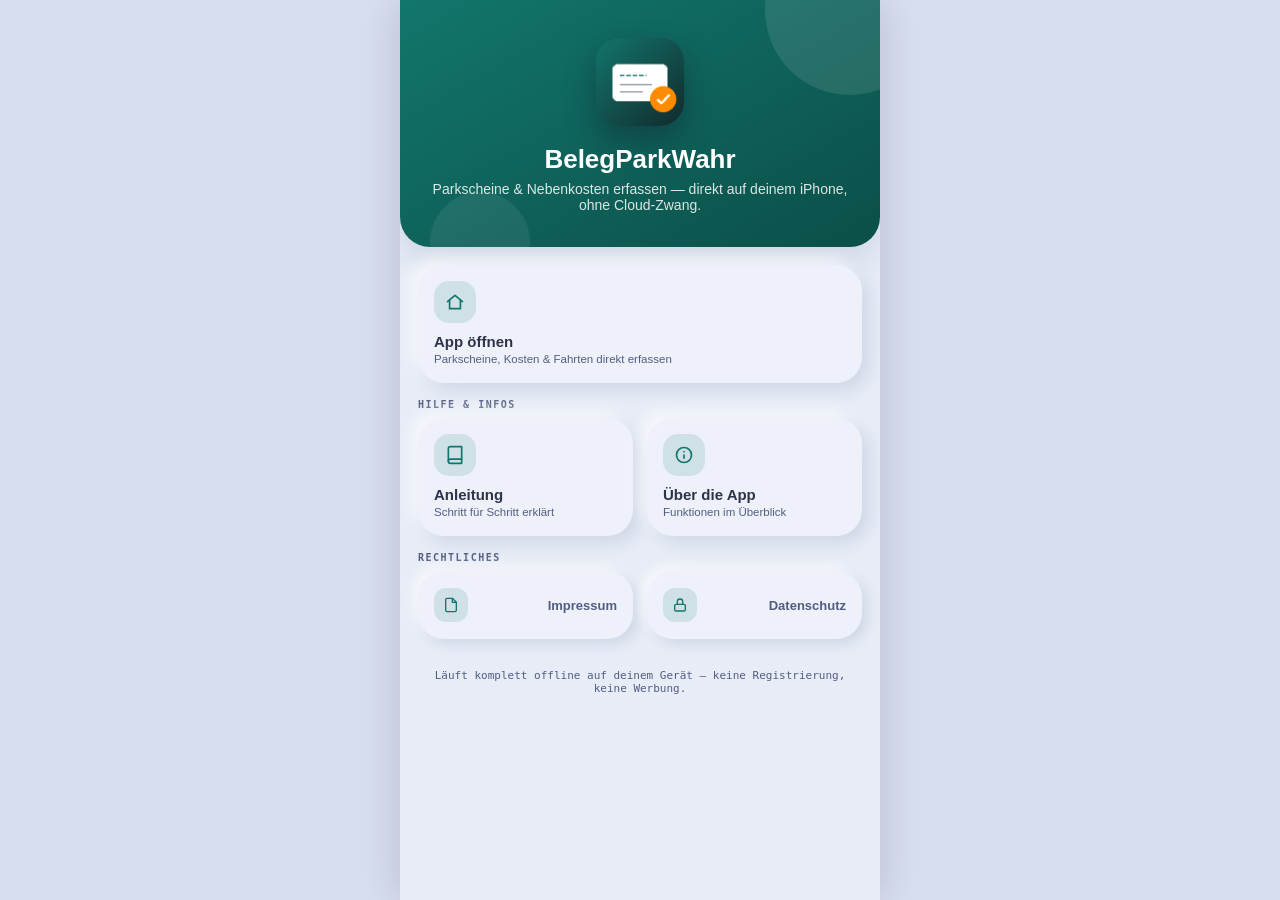
<file: index.html>
<!DOCTYPE html>
<html lang="de">
<head>
    <meta name="robots" content="noindex, nofollow">
<meta charset="UTF-8">
<meta name="viewport" content="width=device-width, initial-scale=1, viewport-fit=cover, maximum-scale=1">
<title>BelegParkWahr</title>
<meta name="description" content="Parkscheine und Nebenkosten erfassen, verwalten und als PDF exportieren.">

<link rel="manifest" href="app.webmanifest">
<link rel="apple-touch-icon" href="icon-192.png">
<meta name="apple-mobile-web-app-capable" content="yes">
<meta name="apple-mobile-web-app-status-bar-style" content="black-translucent">
<meta name="apple-mobile-web-app-title" content="BelegParkWahr">
<meta name="theme-color" content="#0B4F49">

<link rel="stylesheet" href="style.css">
<style>
  /* Nur für die Startseite: etwas mehr Luft, da sie ohne die App-Navigation auskommt */
  .start-logo { width: 88px; height: 88px; border-radius: 24px; box-shadow: 0 14px 30px rgba(20,16,35,0.35); }
  .start-tagline { font-size: 14px; color: rgba(255,255,255,0.85); margin-top: 6px; }
</style>
</head>
<body>
<div id="app">
  <div class="header" style="text-align:center;padding-top:max(38px, env(safe-area-inset-top));padding-bottom:34px;border-radius:0 0 30px 30px;">
    <div class="blob1"></div><div class="blob2"></div>
    <img class="start-logo" src="icon-192.png" alt="App-Icon BelegParkWahr">
    <div class="header-title" style="margin-top:14px;font-size:26px;">BelegParkWahr</div>
    <div class="start-tagline">Parkscheine &amp; Nebenkosten erfassen — direkt auf deinem iPhone, ohne Cloud-Zwang.</div>
  </div>

  <div class="content" style="padding-top:18px">
    <div class="tile-grid">
      <a href="app.html" class="tile" style="text-decoration:none;grid-column:1/-1">
        <div class="tile-icon-wrap"><svg width="20" height="20" viewBox="0 0 24 24" fill="none" stroke="currentColor" stroke-width="2" stroke-linecap="round" stroke-linejoin="round"><path d="M3 11.5 12 4l9 7.5"/><path d="M5.5 9.5V20h13V9.5"/></svg></div>
        <div>
          <div class="tile-label">App öffnen</div>
          <div class="tile-sub">Parkscheine, Kosten & Fahrten direkt erfassen</div>
        </div>
      </a>
    </div>

    <div class="section-label">HILFE &amp; INFOS</div>
    <div class="tile-grid">
      <a href="app.html?screen=guide" class="tile" style="text-decoration:none">
        <div class="tile-icon-wrap"><svg width="20" height="20" viewBox="0 0 24 24" fill="none" stroke="currentColor" stroke-width="2" stroke-linecap="round" stroke-linejoin="round"><path d="M4 19.5A2.5 2.5 0 0 1 6.5 17H20"/><path d="M6.5 2H20v20H6.5A2.5 2.5 0 0 1 4 19.5v-15A2.5 2.5 0 0 1 6.5 2z"/></svg></div>
        <div>
          <div class="tile-label">Anleitung</div>
          <div class="tile-sub">Schritt für Schritt erklärt</div>
        </div>
      </a>
      <a href="app.html?screen=about" class="tile" style="text-decoration:none">
        <div class="tile-icon-wrap"><svg width="20" height="20" viewBox="0 0 24 24" fill="none" stroke="currentColor" stroke-width="2" stroke-linecap="round" stroke-linejoin="round"><circle cx="12" cy="12" r="9"/><path d="M12 16v-4"/><path d="M12 8h.01"/></svg></div>
        <div>
          <div class="tile-label">Über die App</div>
          <div class="tile-sub">Funktionen im Überblick</div>
        </div>
      </a>
    </div>

    <div class="section-label">RECHTLICHES</div>
    <div class="tile-grid">
      <a href="impressum.html" class="tile tile-ghost" style="text-decoration:none">
        <div class="tile-icon-wrap"><svg width="16" height="16" viewBox="0 0 24 24" fill="none" stroke="currentColor" stroke-width="2" stroke-linecap="round" stroke-linejoin="round"><path d="M14 2H6a2 2 0 0 0-2 2v16a2 2 0 0 0 2 2h12a2 2 0 0 0 2-2V8z"/><path d="M14 2v6h6"/></svg></div>
        <div class="tile-label">Impressum</div>
      </a>
      <a href="datenschutz.html" class="tile tile-ghost" style="text-decoration:none">
        <div class="tile-icon-wrap"><svg width="16" height="16" viewBox="0 0 24 24" fill="none" stroke="currentColor" stroke-width="2" stroke-linecap="round" stroke-linejoin="round"><rect x="4" y="11" width="16" height="10" rx="2"/><path d="M8 11V7a4 4 0 0 1 8 0v4"/></svg></div>
        <div class="tile-label">Datenschutz</div>
      </a>
    </div>

    <div style="text-align:center;padding:22px 0 8px;font-size:11px;color:var(--sub);font-family:ui-monospace, monospace">
      Läuft komplett offline auf deinem Gerät — keine Registrierung, keine Werbung.
    </div>
  </div>
</div>
<script src="db.js"></script>
<script>
  dbGetMeta('darkMode').then(dark => document.body.classList.toggle('dark', !!dark)).catch(() => {});
</script>
</body>
</html>
</file>
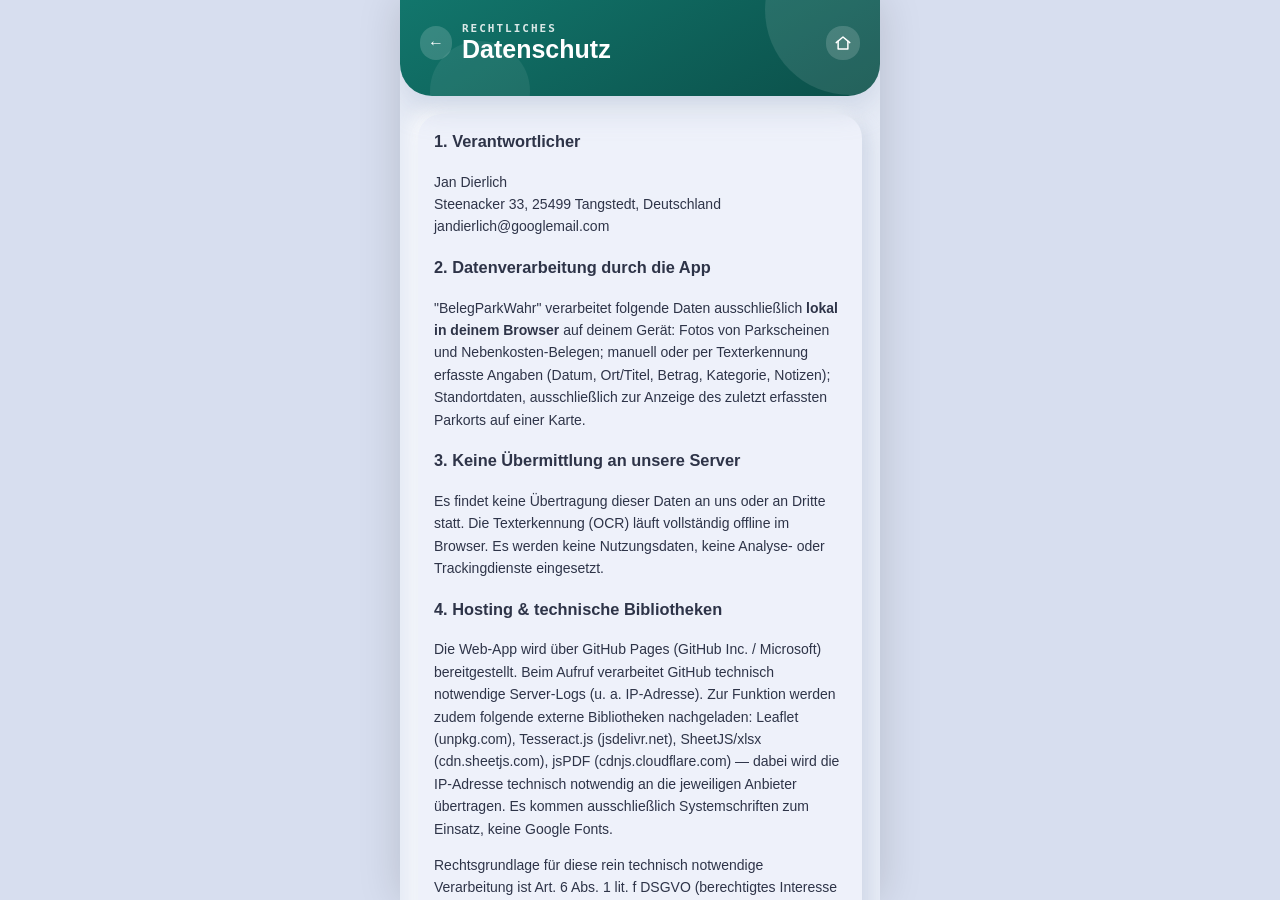
<file: datenschutz.html>
<!DOCTYPE html>
<html lang="de">
<head>
    <meta name="robots" content="noindex, nofollow">
<meta charset="UTF-8">
<meta name="viewport" content="width=device-width, initial-scale=1">
<title>Datenschutzerklärung — BelegParkWahr</title>
<link rel="manifest" href="app.webmanifest">
<link rel="apple-touch-icon" href="icon-192.png">
<meta name="theme-color" content="#0B4F49">
<link rel="stylesheet" href="style.css">
</head>
<body>
<div id="app">
  <div class="header">
    <div class="blob1"></div><div class="blob2"></div>
    <div class="header-row">
      <a href="app.html" class="header-btn" style="text-decoration:none;display:flex">←</a>
      <div style="flex:1"><div class="header-sub">Rechtliches</div><div class="header-title">Datenschutz</div></div>
      <a href="index.html" class="header-btn" style="text-decoration:none;display:flex" title="Zur Startseite"><svg width="18" height="18" viewBox="0 0 24 24" fill="none" stroke="currentColor" stroke-width="2" stroke-linecap="round" stroke-linejoin="round"><path d="M3 11.5 12 4l9 7.5"/><path d="M5.5 9.5V20h13V9.5"/></svg></a>
    </div>
  </div>
  <div class="content" style="padding-top:18px;font-size:14px;line-height:1.6">
    <div class="card">
      <h3 style="margin-top:0">1. Verantwortlicher</h3>
      <p>Jan Dierlich<br>Steenacker 33, 25499 Tangstedt, Deutschland<br>jandierlich@googlemail.com</p>

      <h3>2. Datenverarbeitung durch die App</h3>
      <p>"BelegParkWahr" verarbeitet folgende Daten ausschließlich <strong>lokal in deinem Browser</strong> auf deinem Gerät: Fotos von Parkscheinen und Nebenkosten-Belegen; manuell oder per Texterkennung erfasste Angaben (Datum, Ort/Titel, Betrag, Kategorie, Notizen); Standortdaten, ausschließlich zur Anzeige des zuletzt erfassten Parkorts auf einer Karte.</p>

      <h3>3. Keine Übermittlung an unsere Server</h3>
      <p>Es findet keine Übertragung dieser Daten an uns oder an Dritte statt. Die Texterkennung (OCR) läuft vollständig offline im Browser. Es werden keine Nutzungsdaten, keine Analyse- oder Trackingdienste eingesetzt.</p>

      <h3>4. Hosting & technische Bibliotheken</h3>
      <p>Die Web-App wird über GitHub Pages (GitHub Inc. / Microsoft) bereitgestellt. Beim Aufruf verarbeitet GitHub technisch notwendige Server-Logs (u. a. IP-Adresse). Zur Funktion werden zudem folgende externe Bibliotheken nachgeladen: Leaflet (unpkg.com), Tesseract.js (jsdelivr.net), SheetJS/xlsx (cdn.sheetjs.com), jsPDF (cdnjs.cloudflare.com) — dabei wird die IP-Adresse technisch notwendig an die jeweiligen Anbieter übertragen. Es kommen ausschließlich Systemschriften zum Einsatz, keine Google Fonts.</p>
      <p>Rechtsgrundlage für diese rein technisch notwendige Verarbeitung ist Art. 6 Abs. 1 lit. f DSGVO (berechtigtes Interesse an einer zuverlässigen, kostenfreien Bereitstellung der App). Ein Cookie-Consent-Banner ist nicht erforderlich: Die App setzt keine Cookies, und die lokale Speicherung deiner Daten im Browser (IndexedDB) fällt unter die Ausnahme des § 25 Abs. 2 Nr. 2 TDDDG, da sie unbedingt erforderlich ist, um die von dir ausdrücklich gewünschte Funktion (Speichern deiner Belege) bereitzustellen.</p>
      <p>Die genannten Anbieter (GitHub/Microsoft, Cloudflare) haben ihren Sitz bzw. Serverstandorte teilweise in den USA. Beide sind aktuell nach dem EU-US Data Privacy Framework zertifiziert, das von der EU-Kommission als Grundlage für solche Datenübermittlungen anerkannt ist. Da dieser Rahmen rechtlich und politisch in Bewegung ist, kann sich das künftig ändern — verlässliche, tagesaktuelle Auskunft dazu geben nur die Anbieter selbst oder eine rechtliche Beratung.</p>

      <h3>5. Kartendarstellung</h3>
      <p>Kartendaten: © OpenStreetMap-Mitwirkende, Open Database License. Die Kartenkacheln werden direkt von tile.openstreetmap.org geladen (Betreiber: OpenStreetMap Foundation, Vereinigtes Königreich); dabei wird die IP-Adresse technisch notwendig übertragen.</p>

      <h3>6. Kamera-, Standort- und Mikrofonzugriff</h3>
      <p>Die App fragt Zugriff auf Kamera (zum Scannen von Belegen), Standort (zur Kartenanzeige) und Mikrofon (für optionale Sprachnotizen) an. Sprachnotizen werden ebenso wie Fotos ausschließlich lokal auf deinem Gerät gespeichert, nicht übertragen. Diese Berechtigungen können jederzeit in den Safari-/iPhone-Einstellungen widerrufen werden.</p>

      <h3>7. Speicherdauer und Löschung</h3>
      <p>Die Daten verbleiben im Browser-Speicher, bis du sie selbst löschst oder die Website-Daten in Safari leerst. Ein manueller Export/Backup ist über die Download-Funktion in der App möglich.</p>

      <h3>8. Deine Rechte</h3>
      <p>Da keine Beleg- oder Nutzungsdaten außerhalb deines Geräts verarbeitet werden, liegt die vollständige Kontrolle bei dir. Dir stehen unabhängig davon die Rechte auf Auskunft, Berichtigung, Löschung, Einschränkung der Verarbeitung, Datenübertragbarkeit und Widerspruch gemäß Art. 15–21 DSGVO zu. Bei Fragen: jandierlich@googlemail.com</p>
      <p>Du hast außerdem das Recht, dich bei einer Datenschutz-Aufsichtsbehörde zu beschweren, z. B. beim Unabhängigen Landeszentrum für Datenschutz Schleswig-Holstein (ULD).</p>
    </div>
  </div>
</div>
<script src="db.js"></script>
<script>
  dbGetMeta('darkMode').then(dark => document.body.classList.toggle('dark', !!dark)).catch(() => {});
</script>
</body>
</html>
</file>
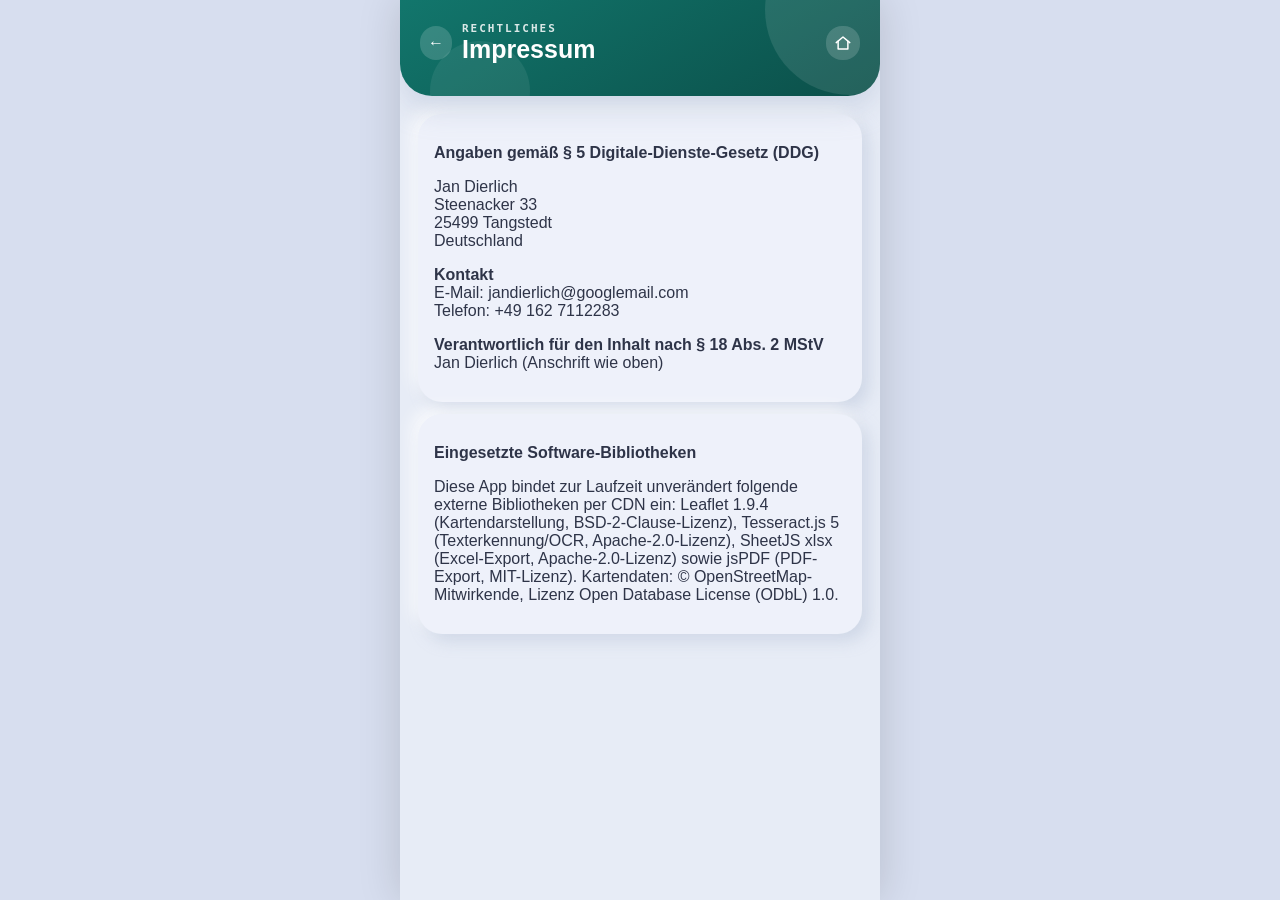
<file: impressum.html>
<!DOCTYPE html>
<html lang="de">
<head>
    <meta name="robots" content="noindex, nofollow">
<meta charset="UTF-8">
<meta name="viewport" content="width=device-width, initial-scale=1">
<title>Impressum — BelegParkWahr</title>
<link rel="manifest" href="app.webmanifest">
<link rel="apple-touch-icon" href="icon-192.png">
<meta name="theme-color" content="#0B4F49">
<link rel="stylesheet" href="style.css">
</head>
<body>
<div id="app">
  <div class="header">
    <div class="blob1"></div><div class="blob2"></div>
    <div class="header-row">
      <a href="app.html" class="header-btn" style="text-decoration:none;display:flex">←</a>
      <div style="flex:1"><div class="header-sub">Rechtliches</div><div class="header-title">Impressum</div></div>
      <a href="index.html" class="header-btn" style="text-decoration:none;display:flex" title="Zur Startseite"><svg width="18" height="18" viewBox="0 0 24 24" fill="none" stroke="currentColor" stroke-width="2" stroke-linecap="round" stroke-linejoin="round"><path d="M3 11.5 12 4l9 7.5"/><path d="M5.5 9.5V20h13V9.5"/></svg></a>
    </div>
  </div>
  <div class="content" style="padding-top:18px">
    <div class="card">
      <p><strong>Angaben gemäß § 5 Digitale-Dienste-Gesetz (DDG)</strong></p>
      <p>
        Jan Dierlich<br>
        Steenacker 33<br>
        25499 Tangstedt<br>
        Deutschland
      </p>
      <p><strong>Kontakt</strong><br>E-Mail: jandierlich@googlemail.com<br>Telefon: +49 162 7112283</p>
      <p><strong>Verantwortlich für den Inhalt nach § 18 Abs. 2 MStV</strong><br>Jan Dierlich (Anschrift wie oben)</p>
    </div>
    <div class="card">
      <p><strong>Eingesetzte Software-Bibliotheken</strong></p>
      <p>
        Diese App bindet zur Laufzeit unverändert folgende externe Bibliotheken per CDN ein:
        Leaflet 1.9.4 (Kartendarstellung, BSD-2-Clause-Lizenz), Tesseract.js 5 (Texterkennung/OCR,
        Apache-2.0-Lizenz), SheetJS xlsx (Excel-Export, Apache-2.0-Lizenz) sowie jsPDF (PDF-Export,
        MIT-Lizenz). Kartendaten: © OpenStreetMap-Mitwirkende, Lizenz Open Database License (ODbL) 1.0.
      </p>
    </div>
  </div>
</div>
<script src="db.js"></script>
<script>
  dbGetMeta('darkMode').then(dark => document.body.classList.toggle('dark', !!dark)).catch(() => {});
</script>
</body>
</html>
</file>
<file: style.css>
:root {
  /* Ruhige, kühle Neumorphismus-Basis statt der alten kräftigen Violett-Flächen */
  --bg: #E7ECF6;
  --card: #EEF1FA;
  --ink: #2E3448;
  --sub: #525E80;
  --violet: #12766C;
  --violet-deep: #0B4F49;
  --coral: #FF4433;
  --teal: #00BD90;
  --amber: #FF8C00;
  --pink: #E8267A;
  --line: #D7DEEF;
  --amount: #23305E;
  --shadow-dark: rgba(163, 177, 204, 0.55);
  --shadow-light: rgba(255, 255, 255, 0.9);
  --shadow-dark-soft: rgba(163, 177, 204, 0.35);
  --shadow-light-soft: rgba(255, 255, 255, 0.7);
  color-scheme: light;
}

body.dark {
  --bg: #122B2E;
  --card: #183D40;
  --ink: #E7F3F1;
  --sub: #9DBEBC;
  --line: #266664;
  --amount: #50DDCA;
  --violet: #50DDCA;
  --violet-deep: #12766C;
  --pink: #FF5CA8;
  --coral: #FF5A47;
  --teal: #50DDCA;
  --amber: #FFA020;
  --shadow-dark: rgba(0, 0, 0, 0.55);
  --shadow-light: rgba(255, 255, 255, 0.05);
  --shadow-dark-soft: rgba(0, 0, 0, 0.4);
  --shadow-light-soft: rgba(255, 255, 255, 0.035);
  color-scheme: dark;
}

* { box-sizing: border-box; }
button { touch-action: manipulation; }

html, body {
  margin: 0;
  padding: 0;
  background: var(--bg);
  color: var(--ink);
  font-family: -apple-system, BlinkMacSystemFont, sans-serif;
  font-weight: 500;
  -webkit-tap-highlight-color: transparent;
  overscroll-behavior-y: contain;
  height: 100%;
  overflow: hidden;
}

.form-screen {
  touch-action: pan-y;
  overscroll-behavior-x: none;
}

#app {
  max-width: 480px;
  margin: 0 auto;
  height: 100vh;
  height: 100dvh;
  display: flex;
  flex-direction: column;
  background: var(--bg);
  overflow: hidden;
  overscroll-behavior-y: contain;
}

/* ---------- Header: weich geprägt statt kräftiger Farbverlauf ---------- */
.header {
  background: linear-gradient(150deg, var(--violet) 0%, var(--violet-deep) 100%);
  color: #fff;
  padding: max(22px, env(safe-area-inset-top)) 20px 32px;
  position: relative;
  overflow: hidden;
  border-radius: 0 0 32px 32px;
  box-shadow: 0 14px 28px var(--shadow-dark-soft);
}
.header-dashboard {
  background: linear-gradient(150deg, var(--violet-deep) 0%, #10605A 100%);
}
.header .blob1 { position: absolute; width: 170px; height: 170px; border-radius: 50%; background: rgba(255,255,255,0.10); top: -75px; right: -55px; }
.header .blob2 { position: absolute; width: 100px; height: 100px; border-radius: 50%; background: rgba(255,255,255,0.07); bottom: -45px; left: 30px; }
.header-row { position: relative; display: flex; align-items: center; gap: 10px; }
.header-sub { font-size: 11px; font-weight: 700; letter-spacing: 2px; opacity: 0.85; text-transform: uppercase; font-family: ui-monospace, monospace; }
.header-title { font-size: 25px; font-weight: 700; font-family: ui-rounded, -apple-system, BlinkMacSystemFont, sans-serif; }
.header-btn { background: rgba(255,255,255,0.16); border: none; color: #fff; border-radius: 16px; padding: 8px; cursor: pointer; display: flex; }

.content { flex: 1; overflow-y: auto; padding: 18px 18px calc(100px + env(safe-area-inset-bottom)); overscroll-behavior-y: contain; }

/* ---------- Neumorphe Flächen: gleicher Ton wie der Hintergrund, Tiefe nur über Schatten ---------- */
.card {
  background: var(--card);
  border-radius: 24px;
  padding: 14px 16px;
  margin-bottom: 12px;
  box-shadow: 7px 7px 16px var(--shadow-dark-soft), -7px -7px 16px var(--shadow-light-soft);
}

.summary-card {
  margin-top: 16px;
  margin-bottom: 16px;
  padding: 20px 20px;
  border-radius: 28px;
  box-shadow: 9px 9px 20px var(--shadow-dark), -9px -9px 20px var(--shadow-light);
  display: flex;
  justify-content: space-between;
  align-items: center;
}
.summary-card .amount { font-family: ui-monospace, monospace; font-size: 19px; font-weight: 700; color: var(--amount); }
.summary-sub { font-size: 12px; color: var(--sub); font-weight: 600; }
.summary-photos { font-family: ui-monospace, monospace; font-size: 11px; color: var(--violet); font-weight: 600; margin-top: 2px; }

.entry-row { display: flex; align-items: center; gap: 12px; }
.entry-badge {
  width: 42px; height: 42px; border-radius: 18px; flex-shrink: 0;
  display: flex; align-items: center; justify-content: center;
  font-family: ui-monospace, monospace; font-size: 11px; font-weight: 700;
  background: linear-gradient(135deg, var(--violet), var(--violet-deep)); color: #fff;
  overflow: hidden;
}
.entry-badge img { width: 100%; height: 100%; object-fit: cover; }
.entry-main { flex: 1; min-width: 0; }
.entry-title { font-family: ui-rounded, -apple-system, BlinkMacSystemFont, sans-serif; font-weight: 700; font-size: 14px; white-space: nowrap; overflow: hidden; text-overflow: ellipsis; }
.entry-date { font-family: ui-monospace, monospace; font-size: 11px; font-weight: 600; color: var(--sub); }
.entry-amount { font-family: ui-monospace, monospace; font-size: 17px; font-weight: 700; color: var(--amount); }
.entry-cat { font-size: 10px; font-family: ui-monospace, monospace; font-weight: 600; letter-spacing: 0.5px; }

/* ---------- Kachel-Dashboard (Bento-Raster) ---------- */
.tile-grid {
  display: grid;
  grid-template-columns: 1fr 1fr;
  gap: 14px;
  margin-bottom: 8px;
}
.tile {
  position: relative;
  text-decoration: none;
  color: inherit;
  background: var(--card);
  border-radius: 26px;
  padding: 16px;
  min-height: 118px;
  display: flex;
  flex-direction: column;
  justify-content: space-between;
  cursor: pointer;
  border: none;
  text-align: left;
  box-shadow: 7px 7px 16px var(--shadow-dark-soft), -7px -7px 16px var(--shadow-light-soft);
  transition: transform 0.15s ease, box-shadow 0.15s ease;
}
.tile:active { transform: scale(0.97); box-shadow: 4px 4px 10px var(--shadow-dark-soft), -4px -4px 10px var(--shadow-light-soft); }
.tile-icon-wrap {
  width: 42px; height: 42px; border-radius: 15px; display: flex; align-items: center; justify-content: center;
  background: color-mix(in srgb, var(--violet) 14%, transparent); color: var(--violet);
}
.tile-label { font-family: ui-rounded, -apple-system, BlinkMacSystemFont, sans-serif; font-weight: 700; font-size: 15px; margin-top: 10px; }
.tile-sub { font-family: -apple-system, BlinkMacSystemFont, sans-serif; font-size: 11.5px; font-weight: 500; color: var(--sub); margin-top: 2px; line-height: 1.3; }
.tile-ghost {
  min-height: 68px;
  flex-direction: row;
  align-items: center;
  gap: 10px;
  color: var(--sub);
  box-shadow: 5px 5px 12px var(--shadow-dark-soft), -5px -5px 12px var(--shadow-light-soft);
}
.tile-ghost .tile-icon-wrap { width: 34px; height: 34px; border-radius: 12px; }
.tile-ghost .tile-label { margin-top: 0; font-size: 13px; }

.section-label { font-family: ui-monospace, monospace; font-size: 10px; font-weight: 700; color: var(--sub); letter-spacing: 1.5px; margin: 16px 0 8px; }

.stat-strip { display: flex; gap: 10px; margin-bottom: 8px; }
.stat-tile {
  flex: 1; text-align: center; margin: 0; border-radius: 20px; padding: 12px 8px;
  box-shadow: 5px 5px 12px var(--shadow-dark-soft), -5px -5px 12px var(--shadow-light-soft);
}

/* ---------- Kachel-Navigation (ersetzt die frühere schwebende Tableiste) ---------- */
.nav-tile-strip {
  display: flex;
  gap: 8px;
  margin: 0 0 16px;
}
.nav-tile {
  position: relative;
  flex: 1;
  display: flex;
  flex-direction: column;
  align-items: center;
  gap: 4px;
  padding: 10px 2px 9px;
  border: none;
  border-radius: 18px;
  background: var(--card);
  box-shadow: 5px 5px 12px var(--shadow-dark-soft), -5px -5px 12px var(--shadow-light-soft);
  color: var(--sub);
  font-family: ui-monospace, monospace;
  font-size: 9px;
  letter-spacing: 0.2px;
  cursor: pointer;
  transition: box-shadow 0.15s ease, color 0.15s ease;
}
.nav-tile .tile-icon-wrap {
  width: 30px; height: 30px; border-radius: 11px;
  background: color-mix(in srgb, var(--violet) 16%, transparent);
  color: var(--violet);
  display: flex; align-items: center; justify-content: center;
}
.nav-tile.active {
  color: var(--violet);
  font-weight: 700;
  box-shadow: inset 3px 3px 7px var(--shadow-dark-soft), inset -3px -3px 7px var(--shadow-light-soft);
}

/* ---------- Segment-Umschalter (Nebenkosten/Fahrten/km-Stand, Monat/Jahr) ---------- */
.segment-toggle {
  display: flex;
  background: var(--card);
  border-radius: 20px;
  padding: 4px;
  margin-bottom: 16px;
  box-shadow: inset 3px 3px 7px var(--shadow-dark-soft), inset -3px -3px 7px var(--shadow-light-soft);
}
.segment-btn {
  flex: 1;
  padding: 10px 3px;
  border: none;
  border-radius: 16px;
  font-family: ui-rounded, -apple-system, BlinkMacSystemFont, sans-serif;
  font-weight: 700;
  font-size: 14px;
  cursor: pointer;
  background: transparent;
  color: var(--sub);
  transition: background 0.15s ease, color 0.15s ease, box-shadow 0.15s ease;
}
.segment-btn.active {
  background: linear-gradient(135deg, var(--violet), var(--violet-deep));
  color: #fff;
  box-shadow: 3px 3px 8px var(--shadow-dark-soft);
}

.nav-round-btn { background: var(--card); border-radius: 16px; padding: 8px; box-shadow: 4px 4px 10px var(--shadow-dark-soft), -4px -4px 10px var(--shadow-light-soft); }

/* Kein schwebender Tableisten-Balken mehr — Navigation läuft komplett über
   die Kacheln (Übersicht-Raster + .nav-tile-strip auf den Hauptbildschirmen).
   Der FAB sitzt jetzt direkt über dem unteren Rand/Safe-Area statt über der
   früheren Tableiste. */
.fab {
  position: fixed; right: calc(50% - 240px + 22px); bottom: calc(24px + env(safe-area-inset-bottom)); width: 60px; height: 60px; border-radius: 50%;
  border: none; background: linear-gradient(135deg, var(--violet), var(--violet-deep)); color: #fff; cursor: pointer;
  display: flex; align-items: center; justify-content: center; box-shadow: 8px 8px 18px var(--shadow-dark), -4px -4px 12px var(--shadow-light-soft);
  z-index: 20;
}
@media (max-width: 520px) { .fab { right: 22px; } }

.btn-primary {
  width: 100%; padding: 15px; border-radius: 22px; border: none; cursor: pointer;
  background: linear-gradient(135deg, var(--violet), var(--violet-deep)); color: #fff;
  font-family: ui-rounded, -apple-system, BlinkMacSystemFont, sans-serif; font-weight: 700; font-size: 14px;
  box-shadow: 6px 6px 16px var(--shadow-dark), -4px -4px 12px var(--shadow-light-soft);
  display: flex; align-items: center; justify-content: center; gap: 6px;
}
.btn-secondary {
  width: 100%; padding: 15px; border-radius: 22px; border: none; background: var(--card);
  color: var(--violet); font-family: ui-rounded, -apple-system, BlinkMacSystemFont, sans-serif; font-weight: 700; font-size: 14px; cursor: pointer;
  display: flex; align-items: center; justify-content: center; gap: 6px;
  box-shadow: 5px 5px 12px var(--shadow-dark-soft), -5px -5px 12px var(--shadow-light-soft);
}
.btn-row { display: flex; gap: 10px; }
.btn-row > * { flex: 1; }

label.field-label { font-size: 12px; font-weight: 700; letter-spacing: 1px; color: var(--ink); opacity: 0.7; text-transform: uppercase; margin-bottom: 6px; display: block; font-family: ui-monospace, monospace; }
input, select, textarea {
  width: 100%; box-sizing: border-box; padding: 12px 14px; border-radius: 18px; border: none;
  font-family: -apple-system, BlinkMacSystemFont, sans-serif; font-size: 15px; margin-bottom: 16px; background: var(--bg); color: var(--ink);
  box-shadow: inset 3px 3px 7px var(--shadow-dark-soft), inset -3px -3px 7px var(--shadow-light-soft);
}
textarea { resize: vertical; min-height: 60px; }

input[type="date"] {
  max-width: 100%;
  min-width: 0;
  box-sizing: border-box;
}

.photo-capture-wrap { position: relative; margin-bottom: 16px; }
.photo-capture {
  height: 220px; border-radius: 26px; display: flex; align-items: center; justify-content: center;
  color: #fff; font-size: 13px; gap: 8px; cursor: pointer; border: none; width: 100%;
  background: linear-gradient(135deg, var(--violet-deep), var(--violet)); overflow: hidden; position: relative;
  box-shadow: 7px 7px 16px var(--shadow-dark-soft), -7px -7px 16px var(--shadow-light-soft);
}
.photo-capture img { position: absolute; inset: 0; width: 100%; height: 100%; object-fit: contain; background: rgba(0,0,0,0.15); }
.photo-capture .overlay-text { position: relative; background: rgba(0,0,0,0.35); padding: 6px 12px; border-radius: 16px; }
.photo-retake-btn {
  position: absolute; right: 10px; bottom: 10px; width: 36px; height: 36px; border-radius: 50%; border: none;
  background: rgba(20,16,35,0.6); color: #fff; display: flex; align-items: center; justify-content: center; cursor: pointer;
}
.photo-lightbox-overlay {
  position: fixed; inset: 0; background: rgba(10,8,20,0.92); z-index: 2100;
  display: flex; align-items: center; justify-content: center; padding: max(16px, env(safe-area-inset-top)) 16px 16px;
  box-sizing: border-box;
}
.photo-lightbox-overlay img { max-width: 100%; max-height: 100%; object-fit: contain; border-radius: 16px; }
.photo-lightbox-close {
  position: absolute; top: max(16px, env(safe-area-inset-top)); right: 16px; width: 40px; height: 40px; border-radius: 50%;
  border: none; background: rgba(255,255,255,0.15); color: #fff; font-size: 18px; display: flex; align-items: center; justify-content: center; cursor: pointer;
}

.ocr-field {
  display: flex; align-items: center; justify-content: space-between; background: var(--card); border-radius: 20px;
  padding: 12px 15px; margin-bottom: 4px; box-shadow: inset 2px 2px 6px var(--shadow-dark-soft), inset -2px -2px 6px var(--shadow-light-soft);
  border: 2px solid var(--amber);
}
.ocr-field.confirmed { border-color: var(--teal); }
.ocr-field .value { font-family: ui-rounded, -apple-system, BlinkMacSystemFont, sans-serif; font-weight: 700; font-size: 14px; }
.ocr-hint { font-size: 10px; color: var(--amber); margin: 2px 0 14px; font-family: -apple-system, BlinkMacSystemFont, sans-serif; }

.icon-btn { border: none; background: transparent; cursor: pointer; display: flex; align-items: center; justify-content: center; color: var(--sub); }

.empty-state { text-align: center; padding: 40px 20px; color: var(--sub); font-size: 13px; font-weight: 500; }

.backup-banner {
  background: linear-gradient(135deg, var(--amber), #E8862A); color: #fff; border-radius: 20px; padding: 12px 14px;
  margin-bottom: 14px; font-size: 13px; display: flex; align-items: center; gap: 10px; cursor: pointer;
}

.search-bar { display: flex; align-items: center; gap: 8px; background: var(--card); border-radius: 20px; padding: 4px 14px; margin-bottom: 12px; box-shadow: inset 2px 2px 6px var(--shadow-dark-soft), inset -2px -2px 6px var(--shadow-light-soft); }
.search-bar input { border: none; margin: 0; padding: 8px 0; box-shadow: none; background: transparent; }

.swipe-actions { display: flex; gap: 6px; }
.swipe-actions button { border: none; border-radius: 16px; width: 34px; height: 34px; display: flex; align-items: center; justify-content: center; cursor: pointer; }

#map { width: 100%; height: 100%; border-radius: 0; }
.map-wrap { position: relative; flex: 1; }
.map-info-card { position: absolute; left: 14px; right: 14px; bottom: 14px; z-index: 500; }

.chart-bars { display: flex; align-items: flex-end; gap: 6px; height: 60px; margin-top: 10px; }
.chart-bars > div { flex: 1; border-radius: 10px; background: linear-gradient(180deg, var(--violet), transparent); }

.total-strip { display: flex; justify-content: space-between; padding: 17px 18px; margin-top: 8px; border-radius: 26px; color: #fff; background: linear-gradient(135deg, var(--violet), var(--violet-deep)); box-shadow: 6px 6px 16px var(--shadow-dark), -4px -4px 12px var(--shadow-light-soft); font-family: ui-rounded, -apple-system, BlinkMacSystemFont, sans-serif; }

.confetti-container { position: fixed; inset: 0; pointer-events: none; z-index: 900; overflow: hidden; }
.confetti-particle {
  position: absolute;
  border-radius: 50%;
  opacity: 1;
  animation: confetti-burst 900ms cubic-bezier(.15,.7,.3,1) forwards;
}
@keyframes confetti-burst {
  0% { transform: translate(0, 0) scale(0.6); opacity: 1; }
  70% { opacity: 1; }
  100% { transform: var(--end-transform); opacity: 0; }
}

/* Eigene modale Dialoge — ersetzen die nativen alert()/confirm()-Popups des Browsers,
   damit Hinweise und Rückfragen wie der Rest der App aussehen (statt wie ein System-Dialog). */
.app-modal-overlay {
  position: fixed; inset: 0; background: rgba(20,16,35,0.55); z-index: 2000;
  display: flex; align-items: center; justify-content: center; padding: 24px; box-sizing: border-box;
  animation: modalFadeIn 0.18s ease;
}
.app-modal-card {
  background: var(--card); color: var(--ink); border-radius: 28px; padding: 22px 20px;
  max-width: 340px; width: 100%; box-shadow: 12px 12px 28px var(--shadow-dark), -8px -8px 20px var(--shadow-light-soft);
  animation: modalPopIn 0.18s ease;
}
.app-modal-text { font-size: 14px; font-weight: 500; line-height: 1.5; white-space: pre-line; margin-bottom: 18px; }
.app-modal-actions { display: flex; gap: 10px; }
.app-modal-btn {
  flex: 1; padding: 12px; border-radius: 20px; border: none;
  font-family: ui-rounded, -apple-system, BlinkMacSystemFont, sans-serif; font-weight: 700; font-size: 14px; cursor: pointer;
}
.app-modal-btn-primary { background: var(--violet); color: #fff; }
.app-modal-btn-secondary { background: var(--bg); color: var(--sub); box-shadow: inset 2px 2px 6px var(--shadow-dark-soft), inset -2px -2px 6px var(--shadow-light-soft); }
@keyframes modalFadeIn { from { opacity: 0; } to { opacity: 1; } }
@keyframes modalPopIn { from { opacity: 0; transform: scale(0.92) translateY(6px); } to { opacity: 1; transform: scale(1) translateY(0); } }

/* Sanfter Übergang beim Bildschirmwechsel, statt hartem Umschalten */
#app > div:first-child { animation: screenFadeIn 0.22s ease; }
@keyframes screenFadeIn { from { opacity: 0; } to { opacity: 1; } }

/* Größere Bildschirme (z. B. iPad, Safari-Fenster) — Inhalt mittig in nutzbarer Breite statt
   auf voller Breite zu verlaufen. Auf dem iPhone (die Haupt-Zielplattform) ändert sich nichts. */
@media (min-width: 521px) {
  body { display: flex; justify-content: center; background: var(--line); }
  #app { max-width: 480px; width: 100%; background: var(--bg); box-shadow: 0 0 40px rgba(0,0,0,0.15); }
}
</file>
